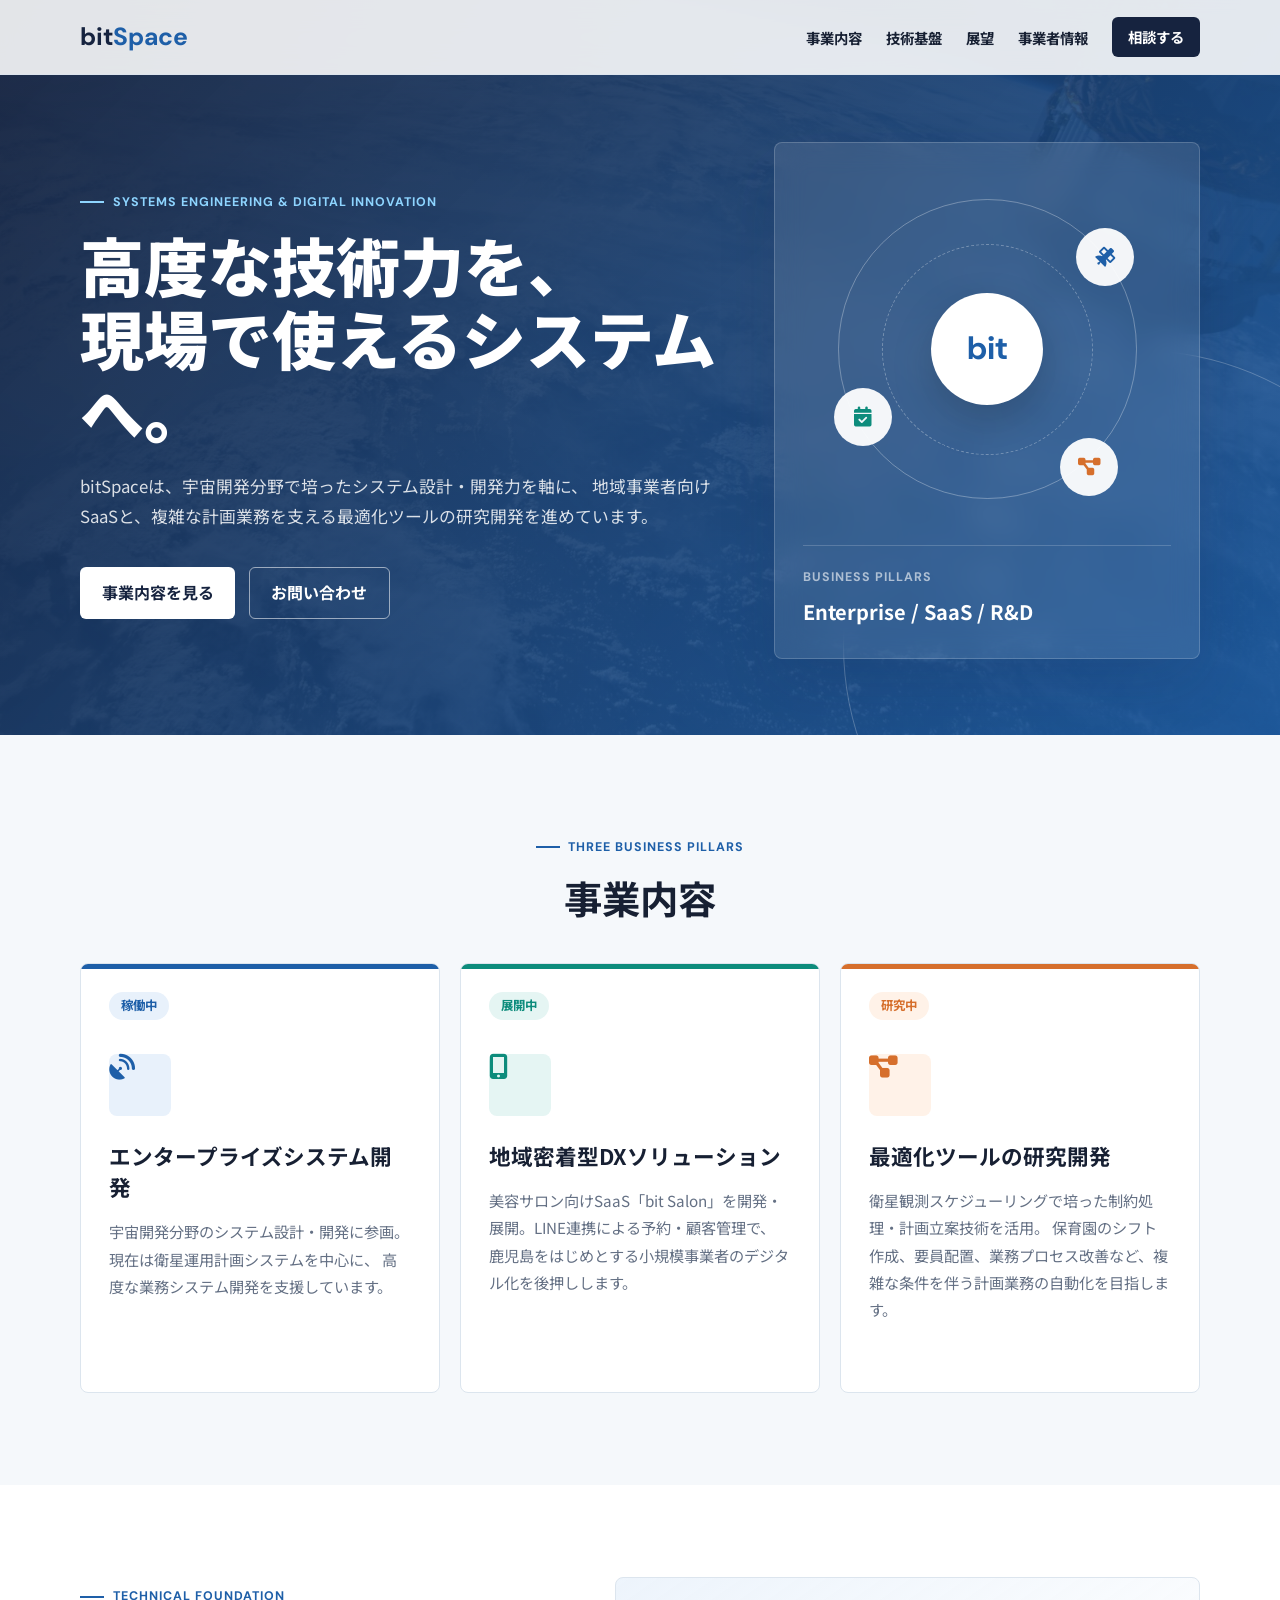
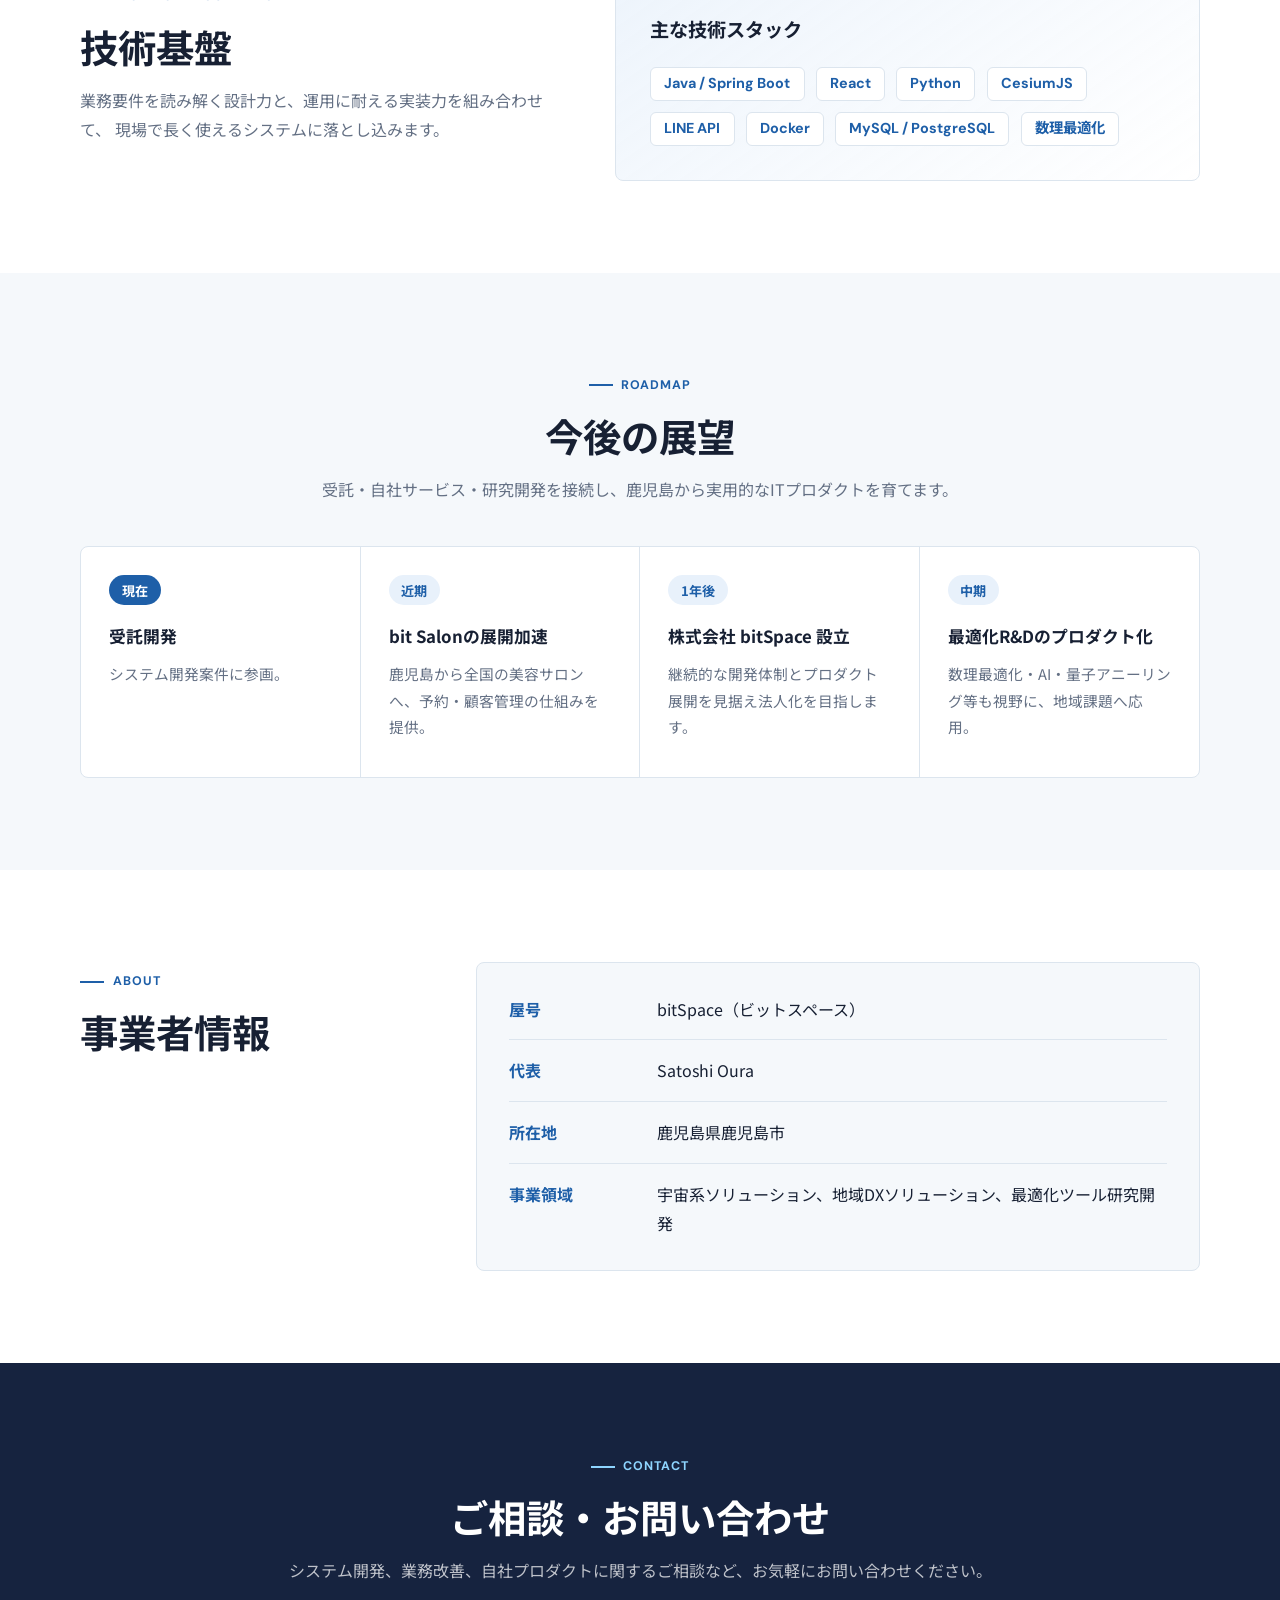
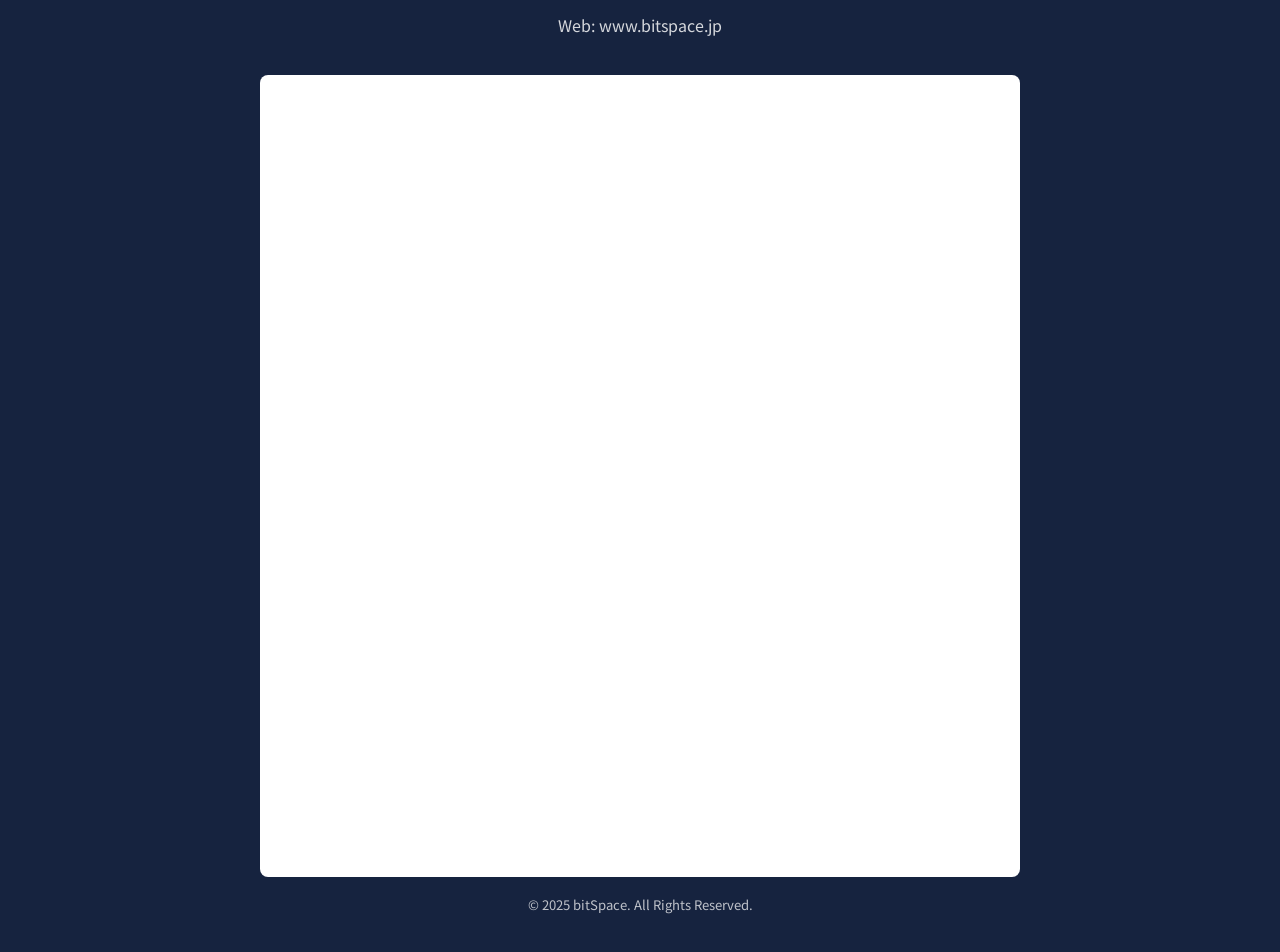
<file: index.html>
<!DOCTYPE html>
<html lang="ja">
<head>
    <meta charset="UTF-8">
    <meta name="viewport" content="width=device-width, initial-scale=1.0">
    <meta name="description" content="bitSpaceは鹿児島を拠点に、宇宙開発分野、地域事業者向けDX、最適化ツールの研究開発に取り組むITエンジニアリング事業です。">
    <title>bitSpace</title>
    <link rel="stylesheet" href="style.css">
    <link rel="preconnect" href="https://fonts.googleapis.com">
    <link rel="preconnect" href="https://fonts.gstatic.com" crossorigin>
    <link href="https://fonts.googleapis.com/css2?family=DM+Sans:wght@500;700&family=Noto+Sans+JP:wght@400;500;700;900&display=swap" rel="stylesheet">
    <link rel="stylesheet" href="https://cdnjs.cloudflare.com/ajax/libs/font-awesome/6.0.0/css/all.min.css">
</head>
<body>
    <header class="header">
        <div class="container header-inner">
            <a href="#" class="header-logo">bit<span>Space</span></a>
            <nav class="header-nav" aria-label="メインナビゲーション">
                <ul>
                    <li><a href="#business">事業内容</a></li>
                    <li><a href="#strength">技術基盤</a></li>
                    <li><a href="#roadmap">展望</a></li>
                    <li><a href="#about">事業者情報</a></li>
                    <li><a href="#contact" class="nav-cta">相談する</a></li>
                </ul>
            </nav>
        </div>
    </header>

    <main>
        <section class="hero">
            <div class="container hero-grid">
                <div class="hero-content">
                    <span class="eyebrow">Systems Engineering & Digital Innovation</span>
                    <h1>高度な技術力を、<br>現場で使えるシステムへ。</h1>
                    <p>
                        bitSpaceは、宇宙開発分野で培ったシステム設計・開発力を軸に、
                        地域事業者向けSaaSと、複雑な計画業務を支える最適化ツールの研究開発を進めています。
                    </p>
                    <div class="hero-actions">
                        <a href="#business" class="btn btn-primary">事業内容を見る</a>
                        <a href="#contact" class="btn btn-secondary">お問い合わせ</a>
                    </div>
                </div>
                <div class="hero-panel" aria-label="bitSpaceの事業領域">
                    <div class="orbit-visual">
                        <div class="orbit orbit-one"></div>
                        <div class="orbit orbit-two"></div>
                        <div class="core">bit</div>
                        <span class="node node-space"><i class="fa-solid fa-satellite"></i></span>
                        <span class="node node-salon"><i class="fa-solid fa-calendar-check"></i></span>
                        <span class="node node-rd"><i class="fa-solid fa-diagram-project"></i></span>
                    </div>
                    <div class="panel-copy">
                        <span>Business Pillars</span>
                        <strong>Enterprise / SaaS / R&D</strong>
                    </div>
                </div>
            </div>
        </section>

        <section id="business" class="section business-section">
            <div class="container">
                <div class="section-heading">
                    <span class="eyebrow">Three Business Pillars</span>
                    <h2>事業内容</h2>
                </div>
                <div class="business-grid">
                    <article class="business-card is-blue">
                        <div class="card-top">
                            <span class="status">稼働中</span>
                        </div>
                        <i class="fa-solid fa-satellite-dish card-icon"></i>
                        <h3>エンタープライズシステム開発</h3>
                        <p>
                            宇宙開発分野のシステム設計・開発に参画。現在は衛星運用計画システムを中心に、
                            高度な業務システム開発を支援しています。
                        </p>
                    </article>

                    <article class="business-card is-teal">
                        <div class="card-top">
                            <span class="status">展開中</span>
                        </div>
                        <i class="fa-solid fa-mobile-screen-button card-icon"></i>
                        <h3>地域密着型DXソリューション</h3>
                        <p>
                            美容サロン向けSaaS「bit Salon」を開発・展開。LINE連携による予約・顧客管理で、
                            鹿児島をはじめとする小規模事業者のデジタル化を後押しします。
                        </p>
                    </article>

                    <article class="business-card is-orange">
                        <div class="card-top">
                            <span class="status">研究中</span>
                        </div>
                        <i class="fa-solid fa-diagram-project card-icon"></i>
                        <h3>最適化ツールの研究開発</h3>
                        <p>
                            衛星観測スケジューリングで培った制約処理・計画立案技術を活用。
                            保育園のシフト作成、要員配置、業務プロセス改善など、複雑な条件を伴う計画業務の自動化を目指します。
                        </p>
                    </article>
                </div>
            </div>
        </section>

        <section id="strength" class="section strength-section">
            <div class="container strength-grid">
                <div class="section-heading align-left">
                    <span class="eyebrow">Technical Foundation</span>
                    <h2>技術基盤</h2>
                    <p>
                        業務要件を読み解く設計力と、運用に耐える実装力を組み合わせて、
                        現場で長く使えるシステムに落とし込みます。
                    </p>
                </div>
                <div class="tech-panel">
                    <h3>主な技術スタック</h3>
                    <div class="tech-chips">
                        <span>Java / Spring Boot</span>
                        <span>React</span>
                        <span>Python</span>
                        <span>CesiumJS</span>
                        <span>LINE API</span>
                        <span>Docker</span>
                        <span>MySQL / PostgreSQL</span>
                        <span>数理最適化</span>
                    </div>
                </div>
            </div>
        </section>

        <section id="roadmap" class="section roadmap-section">
            <div class="container">
                <div class="section-heading">
                    <span class="eyebrow">Roadmap</span>
                    <h2>今後の展望</h2>
                    <p>受託・自社サービス・研究開発を接続し、鹿児島から実用的なITプロダクトを育てます。</p>
                </div>
                <div class="timeline">
                    <div class="timeline-item current">
                        <span>現在</span>
                        <strong>受託開発</strong>
                        <p>システム開発案件に参画。</p>
                    </div>
                    <div class="timeline-item">
                        <span>近期</span>
                        <strong>bit Salonの展開加速</strong>
                        <p>鹿児島から全国の美容サロンへ、予約・顧客管理の仕組みを提供。</p>
                    </div>
                    <div class="timeline-item">
                        <span>1年後</span>
                        <strong>株式会社 bitSpace 設立</strong>
                        <p>継続的な開発体制とプロダクト展開を見据え法人化を目指します。</p>
                    </div>
                    <div class="timeline-item">
                        <span>中期</span>
                        <strong>最適化R&Dのプロダクト化</strong>
                        <p>数理最適化・AI・量子アニーリング等も視野に、地域課題へ応用。</p>
                    </div>
                </div>
            </div>
        </section>

        <section id="about" class="section about-section">
            <div class="container about-grid">
                <div>
                    <span class="eyebrow">About</span>
                    <h2>事業者情報</h2>
                </div>
                <div class="about-card">
                    <dl>
                        <div>
                            <dt>屋号</dt>
                            <dd>bitSpace（ビットスペース）</dd>
                        </div>
                        <div>
                            <dt>代表</dt>
                            <dd>Satoshi Oura</dd>
                        </div>
                        <div>
                            <dt>所在地</dt>
                            <dd>鹿児島県鹿児島市</dd>
                        </div>
                        <div>
                            <dt>事業領域</dt>
                            <dd>宇宙系ソリューション、地域DXソリューション、最適化ツール研究開発</dd>
                        </div>
                    </dl>
                </div>
            </div>
        </section>
    </main>

    <footer id="contact" class="footer">
        <div class="container">
            <span class="eyebrow">Contact</span>
            <h2>ご相談・お問い合わせ</h2>
            <p>システム開発、業務改善、自社プロダクトに関するご相談など、お気軽にお問い合わせください。</p>
            <div class="contact-links">
                <span>Web: www.bitspace.jp</span>
            </div>
            <div class="contact-form-wrapper">
                <iframe src="https://docs.google.com/forms/d/e/1FAIpQLSejmJkj0WuDw0mufhEErGerxcPOFvMUopdCU0YNboDYLRvF4w/viewform?embedded=true" width="100%" height="800" frameborder="0" marginheight="0" marginwidth="0">読み込んでいます…</iframe>
            </div>
            <p class="copyright">&copy; 2025 bitSpace. All Rights Reserved.</p>
        </div>
    </footer>

    <script src="script.js"></script>
</body>
</html>
</file>
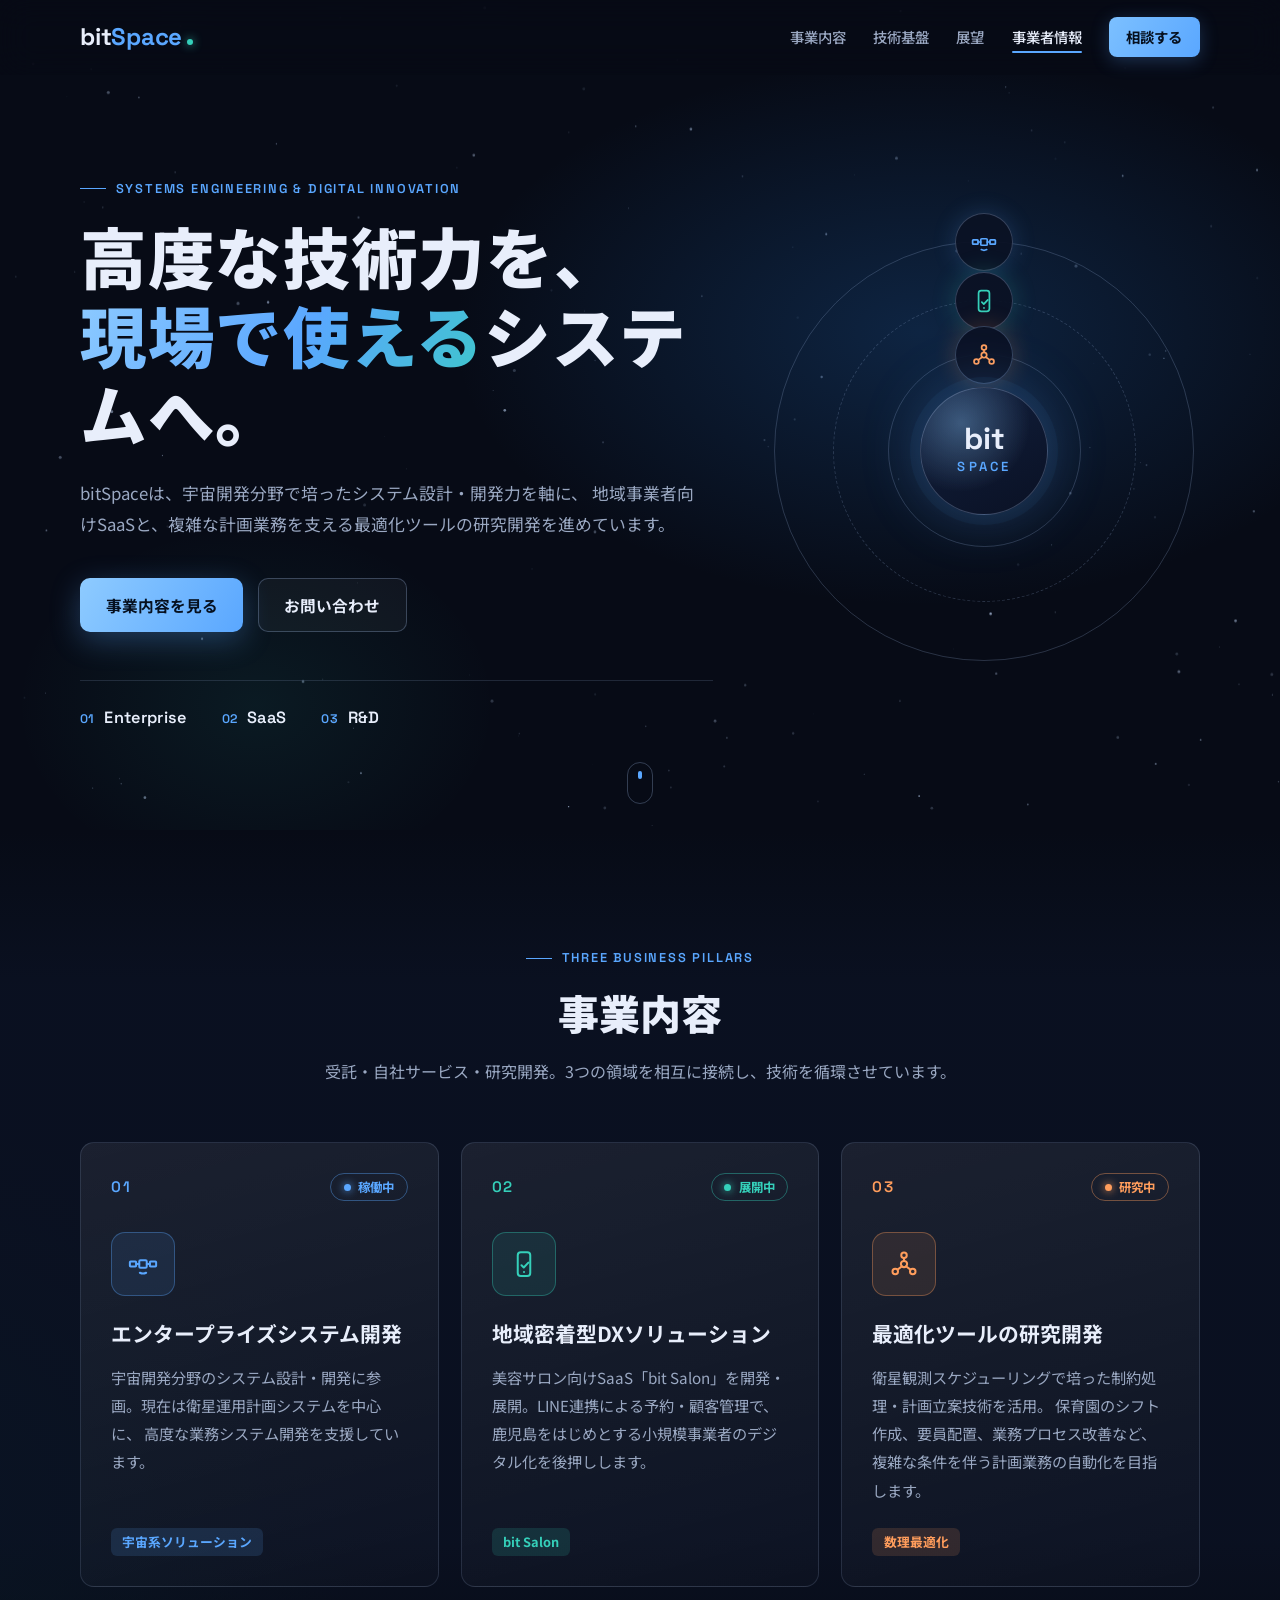
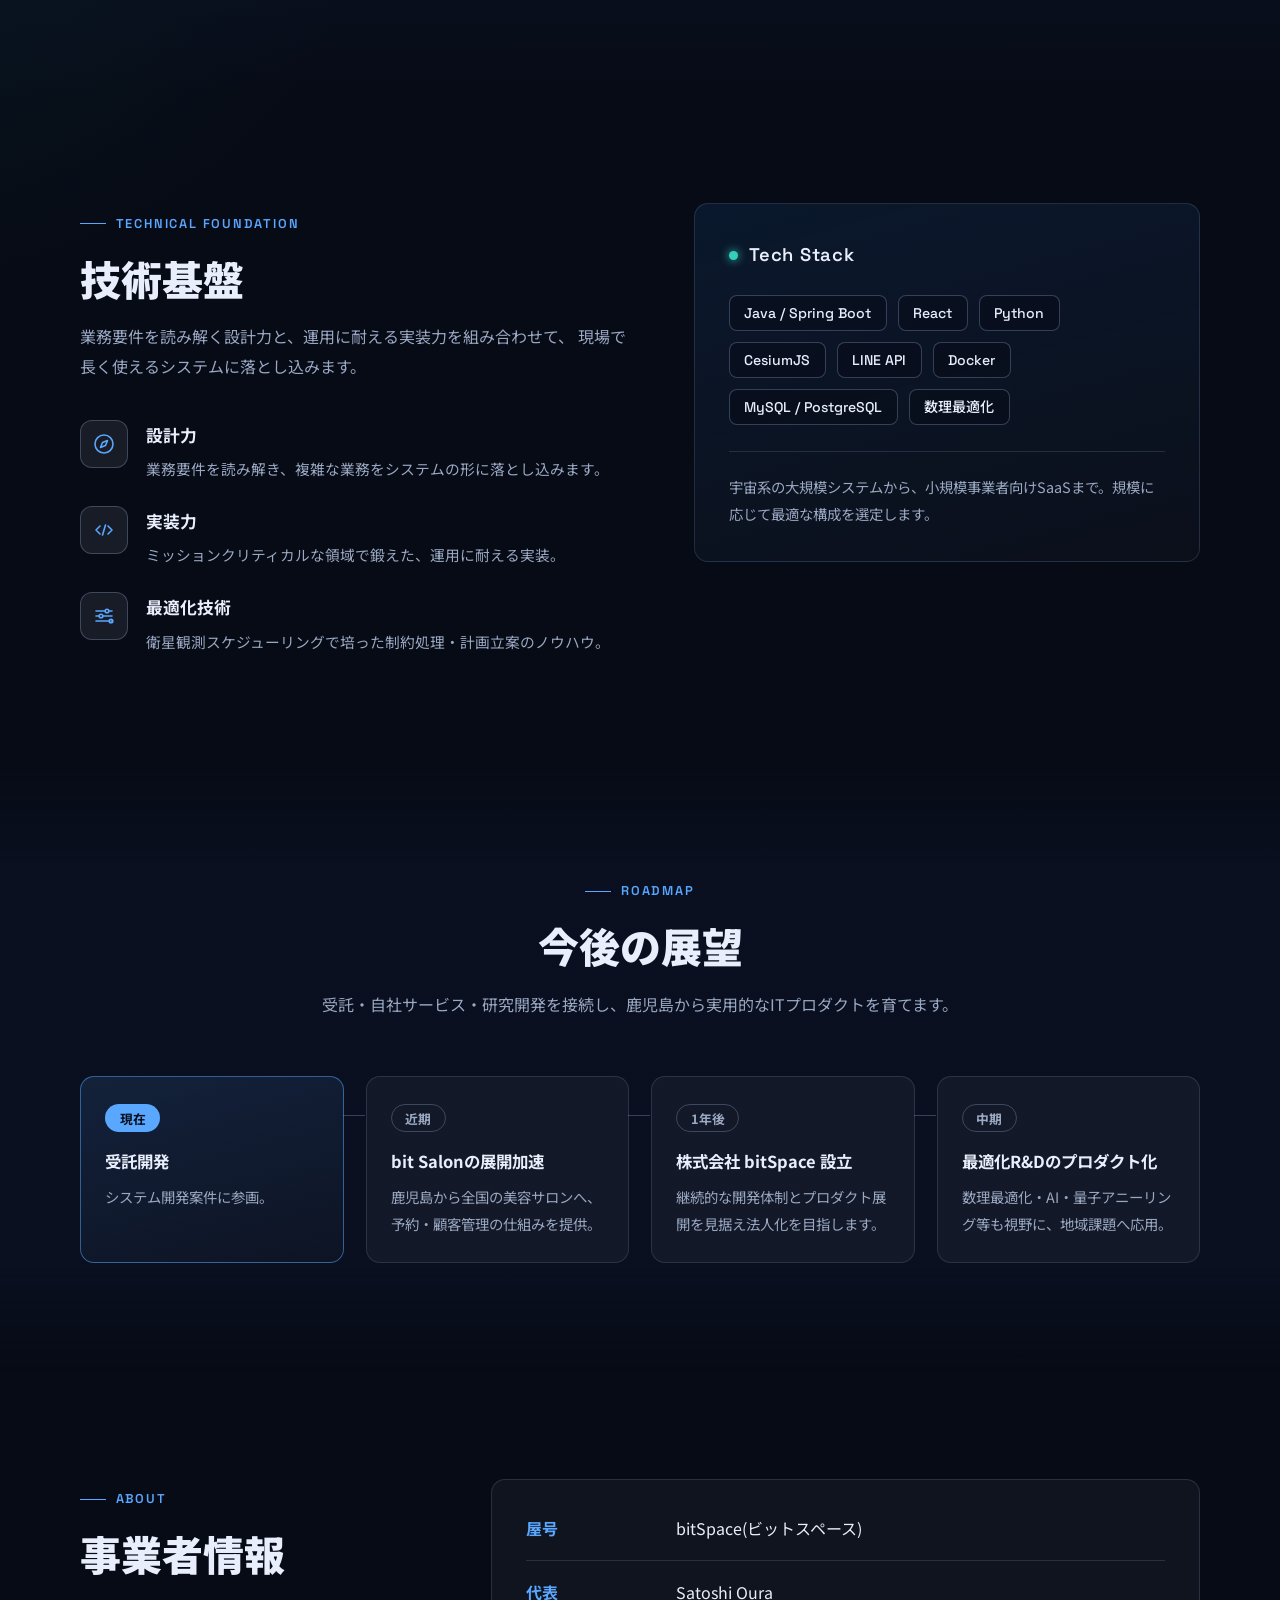
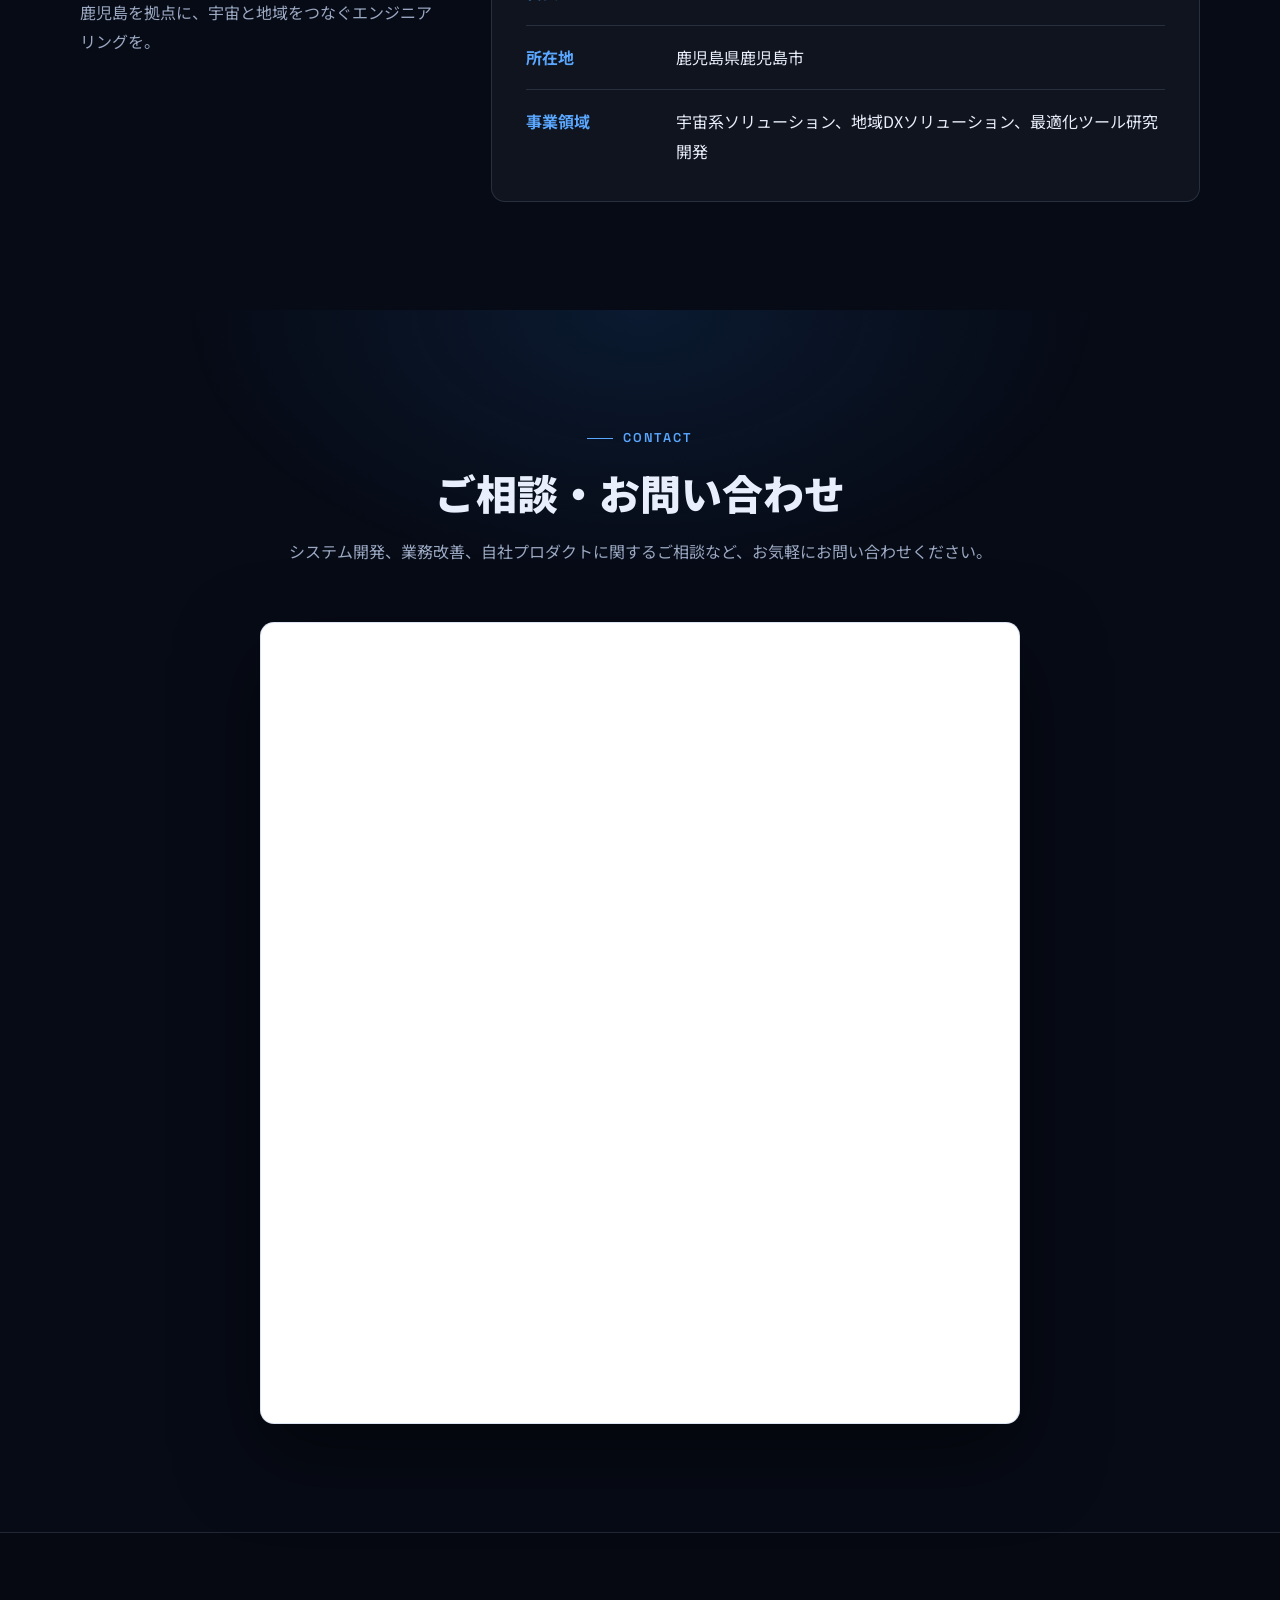
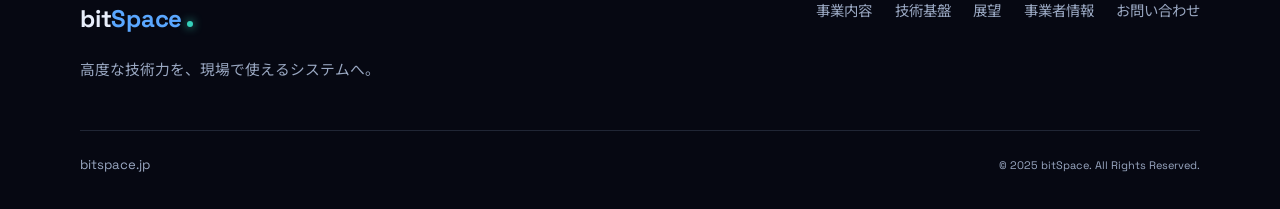
<file: v2/index.html>
<!DOCTYPE html>
<html lang="ja">
<head>
    <meta charset="UTF-8">
    <meta name="viewport" content="width=device-width, initial-scale=1.0">
    <meta name="description" content="bitSpaceは鹿児島を拠点に、宇宙開発分野のシステム開発、地域事業者向けDX、最適化ツールの研究開発に取り組むITエンジニアリング事業です。">
    <title>bitSpace | 高度な技術力を、現場で使えるシステムへ。</title>

    <meta property="og:title" content="bitSpace">
    <meta property="og:description" content="宇宙開発で培った技術を、地域の現場へ。鹿児島発のITエンジニアリング事業。">
    <meta property="og:type" content="website">
    <meta property="og:url" content="https://bitspace.jp/">
    <meta property="og:image" content="https://bitspace.jp/images/hero.jpg">
    <meta name="twitter:card" content="summary_large_image">

    <link rel="preconnect" href="https://fonts.googleapis.com">
    <link rel="preconnect" href="https://fonts.gstatic.com" crossorigin>
    <link href="https://fonts.googleapis.com/css2?family=Space+Grotesk:wght@500;600;700&family=Noto+Sans+JP:wght@400;500;700;900&display=swap" rel="stylesheet">
    <link rel="stylesheet" href="style.css">

    <script type="application/ld+json">
    {
        "@context": "https://schema.org",
        "@type": "Organization",
        "name": "bitSpace",
        "url": "https://bitspace.jp/",
        "description": "宇宙開発分野のシステム開発、地域事業者向けDXソリューション、最適化ツールの研究開発",
        "founder": { "@type": "Person", "name": "Satoshi Oura" },
        "address": {
            "@type": "PostalAddress",
            "addressRegion": "鹿児島県",
            "addressLocality": "鹿児島市",
            "addressCountry": "JP"
        }
    }
    </script>
</head>
<body>
    <header class="header" id="top">
        <div class="container header-inner">
            <a href="#" class="header-logo" aria-label="bitSpace トップへ">bit<span>Space</span><i class="logo-dot" aria-hidden="true"></i></a>
            <nav class="header-nav" id="global-nav" aria-label="メインナビゲーション">
                <ul>
                    <li><a href="#business" data-nav>事業内容</a></li>
                    <li><a href="#strength" data-nav>技術基盤</a></li>
                    <li><a href="#roadmap" data-nav>展望</a></li>
                    <li><a href="#about" data-nav>事業者情報</a></li>
                    <li><a href="#contact" class="nav-cta">相談する</a></li>
                </ul>
            </nav>
            <button class="nav-toggle" type="button" aria-expanded="false" aria-controls="global-nav" aria-label="メニューを開閉">
                <span></span><span></span><span></span>
            </button>
        </div>
    </header>

    <main>
        <section class="hero">
            <canvas class="starfield" aria-hidden="true"></canvas>
            <div class="hero-glow" aria-hidden="true"></div>
            <div class="container hero-grid">
                <div class="hero-content reveal">
                    <span class="eyebrow">Systems Engineering &amp; Digital Innovation</span>
                    <h1>高度な技術力を、<br><em>現場で使える</em>システムへ。</h1>
                    <p>
                        bitSpaceは、宇宙開発分野で培ったシステム設計・開発力を軸に、
                        地域事業者向けSaaSと、複雑な計画業務を支える最適化ツールの研究開発を進めています。
                    </p>
                    <div class="hero-actions">
                        <a href="#business" class="btn btn-primary">事業内容を見る</a>
                        <a href="#contact" class="btn btn-ghost">お問い合わせ</a>
                    </div>
                    <ul class="hero-pillars" aria-label="事業の3つの柱">
                        <li><span>01</span>Enterprise</li>
                        <li><span>02</span>SaaS</li>
                        <li><span>03</span>R&amp;D</li>
                    </ul>
                </div>
                <div class="hero-visual reveal" aria-hidden="true">
                    <div class="orbit-system">
                        <div class="orbit orbit-outer">
                            <span class="orbit-node node-space">
                                <svg viewBox="0 0 24 24" fill="none" stroke="currentColor" stroke-width="1.6" stroke-linecap="round" stroke-linejoin="round"><rect x="9" y="9" width="6" height="6" rx="1"/><rect x="1.5" y="10" width="5" height="4" rx="0.6"/><rect x="17.5" y="10" width="5" height="4" rx="0.6"/><path d="M6.5 12H9m6 0h2.5M9.5 19a5.5 5.5 0 0 0 5 0"/></svg>
                            </span>
                        </div>
                        <div class="orbit orbit-middle">
                            <span class="orbit-node node-salon">
                                <svg viewBox="0 0 24 24" fill="none" stroke="currentColor" stroke-width="1.6" stroke-linecap="round" stroke-linejoin="round"><rect x="7" y="2.5" width="10" height="19" rx="2.4"/><path d="M10 13l1.8 1.8 3.7-3.9M12 18.4h.01"/></svg>
                            </span>
                        </div>
                        <div class="orbit orbit-inner">
                            <span class="orbit-node node-rd">
                                <svg viewBox="0 0 24 24" fill="none" stroke="currentColor" stroke-width="1.6" stroke-linecap="round" stroke-linejoin="round"><circle cx="12" cy="5" r="2.2"/><circle cx="5" cy="18" r="2.2"/><circle cx="19" cy="18" r="2.2"/><circle cx="12" cy="12" r="2.5"/><path d="M12 7.2v2.3m-1.6 4.3-3.3 2.5m6.5-2.5 3.3 2.5"/></svg>
                            </span>
                        </div>
                        <div class="orbit-core">
                            <strong>bit</strong>
                            <small>Space</small>
                        </div>
                    </div>
                </div>
            </div>
            <a href="#business" class="scroll-cue" aria-label="事業内容へスクロール"><span></span></a>
        </section>

        <section id="business" class="section business-section">
            <div class="container">
                <div class="section-heading reveal">
                    <span class="eyebrow">Three Business Pillars</span>
                    <h2>事業内容</h2>
                    <p>受託・自社サービス・研究開発。3つの領域を相互に接続し、技術を循環させています。</p>
                </div>
                <div class="business-grid">
                    <article class="business-card is-blue reveal">
                        <div class="card-top">
                            <span class="card-number">01</span>
                            <span class="status"><i aria-hidden="true"></i>稼働中</span>
                        </div>
                        <div class="card-icon">
                            <svg viewBox="0 0 24 24" fill="none" stroke="currentColor" stroke-width="1.6" stroke-linecap="round" stroke-linejoin="round"><rect x="9" y="9" width="6" height="6" rx="1"/><rect x="1.5" y="10" width="5" height="4" rx="0.6"/><rect x="17.5" y="10" width="5" height="4" rx="0.6"/><path d="M6.5 12H9m6 0h2.5M9.5 19a5.5 5.5 0 0 0 5 0"/></svg>
                        </div>
                        <h3>エンタープライズシステム開発</h3>
                        <p>
                            宇宙開発分野のシステム設計・開発に参画。現在は衛星運用計画システムを中心に、
                            高度な業務システム開発を支援しています。
                        </p>
                        <span class="card-tag">宇宙系ソリューション</span>
                    </article>

                    <article class="business-card is-teal reveal">
                        <div class="card-top">
                            <span class="card-number">02</span>
                            <span class="status"><i aria-hidden="true"></i>展開中</span>
                        </div>
                        <div class="card-icon">
                            <svg viewBox="0 0 24 24" fill="none" stroke="currentColor" stroke-width="1.6" stroke-linecap="round" stroke-linejoin="round"><rect x="7" y="2.5" width="10" height="19" rx="2.4"/><path d="M10 13l1.8 1.8 3.7-3.9M12 18.4h.01"/></svg>
                        </div>
                        <h3>地域密着型DXソリューション</h3>
                        <p>
                            美容サロン向けSaaS「bit Salon」を開発・展開。LINE連携による予約・顧客管理で、
                            鹿児島をはじめとする小規模事業者のデジタル化を後押しします。
                        </p>
                        <span class="card-tag">bit Salon</span>
                    </article>

                    <article class="business-card is-orange reveal">
                        <div class="card-top">
                            <span class="card-number">03</span>
                            <span class="status"><i aria-hidden="true"></i>研究中</span>
                        </div>
                        <div class="card-icon">
                            <svg viewBox="0 0 24 24" fill="none" stroke="currentColor" stroke-width="1.6" stroke-linecap="round" stroke-linejoin="round"><circle cx="12" cy="5" r="2.2"/><circle cx="5" cy="18" r="2.2"/><circle cx="19" cy="18" r="2.2"/><circle cx="12" cy="12" r="2.5"/><path d="M12 7.2v2.3m-1.6 4.3-3.3 2.5m6.5-2.5 3.3 2.5"/></svg>
                        </div>
                        <h3>最適化ツールの研究開発</h3>
                        <p>
                            衛星観測スケジューリングで培った制約処理・計画立案技術を活用。
                            保育園のシフト作成、要員配置、業務プロセス改善など、複雑な条件を伴う計画業務の自動化を目指します。
                        </p>
                        <span class="card-tag">数理最適化</span>
                    </article>
                </div>
            </div>
        </section>

        <section id="strength" class="section strength-section">
            <div class="container strength-grid">
                <div class="strength-copy reveal">
                    <span class="eyebrow">Technical Foundation</span>
                    <h2>技術基盤</h2>
                    <p>
                        業務要件を読み解く設計力と、運用に耐える実装力を組み合わせて、
                        現場で長く使えるシステムに落とし込みます。
                    </p>
                    <ul class="strength-points">
                        <li>
                            <span class="point-icon">
                                <svg viewBox="0 0 24 24" fill="none" stroke="currentColor" stroke-width="1.6" stroke-linecap="round" stroke-linejoin="round"><circle cx="12" cy="12" r="9"/><path d="m15.5 8.5-2 5-5 2 2-5z"/></svg>
                            </span>
                            <div>
                                <strong>設計力</strong>
                                <p>業務要件を読み解き、複雑な業務をシステムの形に落とし込みます。</p>
                            </div>
                        </li>
                        <li>
                            <span class="point-icon">
                                <svg viewBox="0 0 24 24" fill="none" stroke="currentColor" stroke-width="1.6" stroke-linecap="round" stroke-linejoin="round"><path d="m8 8-4 4 4 4m8-8 4 4-4 4m-2.5-9-3 10"/></svg>
                            </span>
                            <div>
                                <strong>実装力</strong>
                                <p>ミッションクリティカルな領域で鍛えた、運用に耐える実装。</p>
                            </div>
                        </li>
                        <li>
                            <span class="point-icon">
                                <svg viewBox="0 0 24 24" fill="none" stroke="currentColor" stroke-width="1.6" stroke-linecap="round" stroke-linejoin="round"><path d="M4 7h9m4 0h3M4 12h3m4 0h9M4 17h13m2 0h1"/><circle cx="15" cy="7" r="1.8"/><circle cx="9" cy="12" r="1.8"/><circle cx="19" cy="17" r="1.8"/></svg>
                            </span>
                            <div>
                                <strong>最適化技術</strong>
                                <p>衛星観測スケジューリングで培った制約処理・計画立案のノウハウ。</p>
                            </div>
                        </li>
                    </ul>
                </div>
                <div class="tech-panel reveal">
                    <div class="panel-header">
                        <span class="panel-dot" aria-hidden="true"></span>
                        <h3>Tech Stack</h3>
                    </div>
                    <div class="tech-chips">
                        <span>Java / Spring Boot</span>
                        <span>React</span>
                        <span>Python</span>
                        <span>CesiumJS</span>
                        <span>LINE API</span>
                        <span>Docker</span>
                        <span>MySQL / PostgreSQL</span>
                        <span>数理最適化</span>
                    </div>
                    <div class="panel-note">
                        <p>宇宙系の大規模システムから、小規模事業者向けSaaSまで。規模に応じて最適な構成を選定します。</p>
                    </div>
                </div>
            </div>
        </section>

        <section id="roadmap" class="section roadmap-section">
            <div class="container">
                <div class="section-heading reveal">
                    <span class="eyebrow">Roadmap</span>
                    <h2>今後の展望</h2>
                    <p>受託・自社サービス・研究開発を接続し、鹿児島から実用的なITプロダクトを育てます。</p>
                </div>
                <ol class="timeline">
                    <li class="timeline-item current reveal">
                        <span class="timeline-badge">現在</span>
                        <strong>受託開発</strong>
                        <p>システム開発案件に参画。</p>
                    </li>
                    <li class="timeline-item reveal">
                        <span class="timeline-badge">近期</span>
                        <strong>bit Salonの展開加速</strong>
                        <p>鹿児島から全国の美容サロンへ、予約・顧客管理の仕組みを提供。</p>
                    </li>
                    <li class="timeline-item reveal">
                        <span class="timeline-badge">1年後</span>
                        <strong>株式会社 bitSpace 設立</strong>
                        <p>継続的な開発体制とプロダクト展開を見据え法人化を目指します。</p>
                    </li>
                    <li class="timeline-item reveal">
                        <span class="timeline-badge">中期</span>
                        <strong>最適化R&amp;Dのプロダクト化</strong>
                        <p>数理最適化・AI・量子アニーリング等も視野に、地域課題へ応用。</p>
                    </li>
                </ol>
            </div>
        </section>

        <section id="about" class="section about-section">
            <div class="container about-grid">
                <div class="about-copy reveal">
                    <span class="eyebrow">About</span>
                    <h2>事業者情報</h2>
                    <p>鹿児島を拠点に、宇宙と地域をつなぐエンジニアリングを。</p>
                </div>
                <div class="about-card reveal">
                    <dl>
                        <div>
                            <dt>屋号</dt>
                            <dd>bitSpace(ビットスペース)</dd>
                        </div>
                        <div>
                            <dt>代表</dt>
                            <dd>Satoshi Oura</dd>
                        </div>
                        <div>
                            <dt>所在地</dt>
                            <dd>鹿児島県鹿児島市</dd>
                        </div>
                        <div>
                            <dt>事業領域</dt>
                            <dd>宇宙系ソリューション、地域DXソリューション、最適化ツール研究開発</dd>
                        </div>
                    </dl>
                </div>
            </div>
        </section>

        <section id="contact" class="section contact-section">
            <div class="container">
                <div class="section-heading reveal">
                    <span class="eyebrow">Contact</span>
                    <h2>ご相談・お問い合わせ</h2>
                    <p>システム開発、業務改善、自社プロダクトに関するご相談など、お気軽にお問い合わせください。</p>
                </div>
                <div class="contact-form-wrapper reveal">
                    <iframe src="https://docs.google.com/forms/d/e/1FAIpQLSejmJkj0WuDw0mufhEErGerxcPOFvMUopdCU0YNboDYLRvF4w/viewform?embedded=true" width="100%" height="800" loading="lazy" title="お問い合わせフォーム">読み込んでいます…</iframe>
                </div>
            </div>
        </section>
    </main>

    <footer class="footer">
        <div class="container footer-inner">
            <div class="footer-brand">
                <a href="#" class="header-logo">bit<span>Space</span><i class="logo-dot" aria-hidden="true"></i></a>
                <p>高度な技術力を、現場で使えるシステムへ。</p>
            </div>
            <nav class="footer-nav" aria-label="フッターナビゲーション">
                <a href="#business">事業内容</a>
                <a href="#strength">技術基盤</a>
                <a href="#roadmap">展望</a>
                <a href="#about">事業者情報</a>
                <a href="#contact">お問い合わせ</a>
            </nav>
        </div>
        <div class="container footer-bottom">
            <span>bitspace.jp</span>
            <small>&copy; 2025 bitSpace. All Rights Reserved.</small>
        </div>
    </footer>

    <a href="#top" class="back-to-top" aria-label="ページ上部へ戻る">
        <svg viewBox="0 0 24 24" fill="none" stroke="currentColor" stroke-width="2" stroke-linecap="round" stroke-linejoin="round"><path d="M12 19V5m-6 6 6-6 6 6"/></svg>
    </a>

    <script src="script.js"></script>
</body>
</html>
</file>
<file: style.css>
:root {
  --navy: #16233f;
  --blue: #1e5fa8;
  --blue-soft: #e8f1fb;
  --teal: #0d8c7c;
  --teal-soft: #e5f5f3;
  --orange: #d66f2c;
  --orange-soft: #fff2e8;
  --ink: #172033;
  --muted: #647084;
  --line: #dce5ee;
  --paper: #ffffff;
  --soft-bg: #f5f8fb;
  --shadow: 0 24px 60px rgba(22, 35, 63, 0.12);
}

* {
  box-sizing: border-box;
}

html {
  scroll-behavior: smooth;
  scroll-padding-top: 84px;
}

body {
  margin: 0;
  font-family: "Noto Sans JP", sans-serif;
  color: var(--ink);
  line-height: 1.8;
  background: var(--paper);
}

a {
  color: inherit;
}

.container {
  width: min(1120px, calc(100% - 48px));
  margin: 0 auto;
}

.header {
  position: fixed;
  z-index: 1000;
  top: 0;
  left: 0;
  width: 100%;
  background: rgba(255, 255, 255, 0.88);
  border-bottom: 1px solid rgba(220, 229, 238, 0.86);
  backdrop-filter: blur(14px);
}

.header-inner {
  display: flex;
  align-items: center;
  justify-content: space-between;
  min-height: 74px;
}

.header-logo {
  font-family: "DM Sans", sans-serif;
  font-size: 1.55rem;
  font-weight: 700;
  color: var(--navy);
  text-decoration: none;
  letter-spacing: 0;
}

.header-logo span {
  color: var(--blue);
}

.header-nav ul {
  display: flex;
  align-items: center;
  gap: 1.5rem;
  padding: 0;
  margin: 0;
  list-style: none;
}

.header-nav a {
  font-size: 0.9rem;
  font-weight: 700;
  color: var(--ink);
  text-decoration: none;
  transition: color 0.2s ease;
}

.header-nav a:hover {
  color: var(--blue);
}

.header-nav .nav-cta {
  display: inline-flex;
  align-items: center;
  min-height: 40px;
  padding: 0 1rem;
  color: #fff;
  background: var(--navy);
  border-radius: 6px;
}

.header-nav .nav-cta:hover {
  color: #fff;
  background: var(--blue);
}

.hero {
  position: relative;
  overflow: hidden;
  padding: 142px 0 76px;
  background:
    linear-gradient(135deg, rgba(22, 35, 63, 0.96), rgba(30, 95, 168, 0.87)),
    url("images/hero.jpg") center/cover;
  color: #fff;
}

.hero::after {
  content: "";
  position: absolute;
  right: -12%;
  bottom: -28%;
  width: 46%;
  aspect-ratio: 1;
  border: 1px solid rgba(255, 255, 255, 0.24);
  border-radius: 50%;
}

.hero-grid {
  position: relative;
  z-index: 1;
  display: grid;
  grid-template-columns: minmax(0, 1.08fr) minmax(320px, 0.72fr);
  gap: 56px;
  align-items: center;
}

.eyebrow {
  display: inline-flex;
  align-items: center;
  gap: 0.55rem;
  margin-bottom: 0.9rem;
  font-family: "DM Sans", sans-serif;
  font-size: 0.78rem;
  font-weight: 700;
  color: var(--blue);
  letter-spacing: 0.08em;
  text-transform: uppercase;
}

.hero .eyebrow,
.footer .eyebrow {
  color: #8ed5ff;
}

.eyebrow::before {
  content: "";
  width: 24px;
  height: 2px;
  background: currentColor;
}

.hero h1 {
  max-width: 760px;
  margin: 0;
  font-size: clamp(2.35rem, 5vw, 4.75rem);
  font-weight: 900;
  line-height: 1.14;
}

.hero p {
  max-width: 680px;
  margin: 1.5rem 0 0;
  color: rgba(255, 255, 255, 0.84);
  font-size: 1.05rem;
}

.hero-actions {
  display: flex;
  flex-wrap: wrap;
  gap: 0.85rem;
  margin-top: 2.2rem;
}

.btn {
  display: inline-flex;
  align-items: center;
  justify-content: center;
  min-height: 52px;
  padding: 0 1.35rem;
  border-radius: 6px;
  font-weight: 700;
  text-decoration: none;
  transition: transform 0.2s ease, background 0.2s ease, border-color 0.2s ease;
}

.btn:hover {
  transform: translateY(-2px);
}

.btn-primary {
  background: #fff;
  color: var(--navy);
}

.btn-secondary {
  color: #fff;
  border: 1px solid rgba(255, 255, 255, 0.55);
}

.btn-secondary:hover {
  border-color: #fff;
  background: rgba(255, 255, 255, 0.1);
}

.hero-panel {
  min-height: 420px;
  padding: 28px;
  border: 1px solid rgba(255, 255, 255, 0.18);
  border-radius: 8px;
  background: rgba(255, 255, 255, 0.1);
  box-shadow: var(--shadow);
  backdrop-filter: blur(14px);
}

.orbit-visual {
  position: relative;
  width: 100%;
  max-width: 340px;
  aspect-ratio: 1;
  margin: 8px auto 26px;
}

.orbit,
.core,
.node {
  position: absolute;
  inset: 0;
  margin: auto;
}

.orbit {
  border: 1px solid rgba(255, 255, 255, 0.3);
  border-radius: 50%;
}

.orbit-one {
  width: 88%;
  height: 88%;
}

.orbit-two {
  width: 62%;
  height: 62%;
  transform: rotate(24deg);
  border-style: dashed;
}

.core {
  display: grid;
  place-items: center;
  width: 112px;
  height: 112px;
  border-radius: 50%;
  background: #fff;
  color: var(--blue);
  font-family: "DM Sans", sans-serif;
  font-size: 2rem;
  font-weight: 700;
  box-shadow: 0 16px 40px rgba(0, 0, 0, 0.18);
}

.node {
  display: grid;
  place-items: center;
  width: 58px;
  height: 58px;
  border-radius: 50%;
  background: rgba(255, 255, 255, 0.94);
  color: var(--blue);
  font-size: 1.25rem;
}

.node-space {
  transform: translate(118px, -92px);
}

.node-salon {
  transform: translate(-124px, 68px);
  color: var(--teal);
}

.node-rd {
  transform: translate(102px, 118px);
  color: var(--orange);
}

.panel-copy {
  padding-top: 20px;
  border-top: 1px solid rgba(255, 255, 255, 0.18);
}

.panel-copy span {
  display: block;
  color: rgba(255, 255, 255, 0.6);
  font-family: "DM Sans", sans-serif;
  font-size: 0.78rem;
  font-weight: 700;
  letter-spacing: 0.08em;
  text-transform: uppercase;
}

.panel-copy strong {
  display: block;
  margin-top: 0.35rem;
  font-size: 1.25rem;
}

.section {
  padding: 92px 0;
}

.section-heading {
  max-width: 720px;
  margin: 0 auto 42px;
  text-align: center;
}

.section-heading.align-left {
  margin: 0;
  text-align: left;
}

.section-heading h2,
.about-grid h2,
.footer h2 {
  margin: 0;
  font-size: clamp(1.9rem, 3vw, 2.65rem);
  line-height: 1.25;
}

.section-heading p {
  margin: 1rem 0 0;
  color: var(--muted);
}

.business-section,
.roadmap-section {
  background: var(--soft-bg);
}

.business-grid {
  display: grid;
  grid-template-columns: repeat(3, 1fr);
  gap: 20px;
}

.business-card {
  position: relative;
  overflow: hidden;
  min-height: 430px;
  padding: 28px;
  border: 1px solid var(--line);
  border-radius: 8px;
  background: var(--paper);
}

.business-card::before {
  content: "";
  position: absolute;
  inset: 0 0 auto;
  height: 5px;
  background: var(--card-color);
}

.is-blue {
  --card-color: var(--blue);
  --card-soft: var(--blue-soft);
}

.is-teal {
  --card-color: var(--teal);
  --card-soft: var(--teal-soft);
}

.is-orange {
  --card-color: var(--orange);
  --card-soft: var(--orange-soft);
}

.card-top {
  display: flex;
  justify-content: space-between;
  align-items: center;
}

.card-number {
  font-family: "DM Sans", sans-serif;
  font-size: 0.92rem;
  font-weight: 700;
  color: var(--card-color);
}

.status {
  display: inline-flex;
  align-items: center;
  min-height: 28px;
  padding: 0 0.75rem;
  border-radius: 999px;
  background: var(--card-soft);
  color: var(--card-color);
  font-size: 0.78rem;
  font-weight: 700;
}

.card-icon {
  display: grid;
  place-items: center;
  width: 62px;
  height: 62px;
  margin: 34px 0 24px;
  border-radius: 8px;
  background: var(--card-soft);
  color: var(--card-color);
  font-size: 1.6rem;
}

.business-card h3 {
  margin: 0;
  font-size: 1.35rem;
  line-height: 1.45;
}

.business-card p {
  margin: 1rem 0 0;
  color: var(--muted);
  font-size: 0.95rem;
}

.strength-grid {
  display: grid;
  grid-template-columns: minmax(0, 0.82fr) minmax(0, 1fr);
  gap: 56px;
  align-items: start;
}

.tech-panel {
  padding: 34px;
  border: 1px solid var(--line);
  border-radius: 8px;
  background:
    linear-gradient(145deg, rgba(232, 241, 251, 0.78), rgba(255, 255, 255, 0.9)),
    var(--paper);
}

.tech-panel h3 {
  margin: 0 0 1.3rem;
  font-size: 1.2rem;
}

.tech-chips {
  display: flex;
  flex-wrap: wrap;
  gap: 0.7rem;
}

.tech-chips span {
  display: inline-flex;
  align-items: center;
  min-height: 34px;
  padding: 0 0.82rem;
  border: 1px solid var(--line);
  border-radius: 6px;
  background: #fff;
  color: var(--blue);
  font-family: "DM Sans", "Noto Sans JP", sans-serif;
  font-size: 0.9rem;
  font-weight: 700;
}

.timeline {
  display: grid;
  grid-template-columns: repeat(4, 1fr);
  gap: 0;
  overflow: hidden;
  border: 1px solid var(--line);
  border-radius: 8px;
  background: #fff;
}

.timeline-item {
  min-height: 230px;
  padding: 28px;
  border-right: 1px solid var(--line);
}

.timeline-item:last-child {
  border-right: 0;
}

.timeline-item span {
  display: inline-flex;
  align-items: center;
  min-height: 30px;
  padding: 0 0.8rem;
  border-radius: 999px;
  background: var(--blue-soft);
  color: var(--blue);
  font-size: 0.82rem;
  font-weight: 700;
}

.timeline-item.current span {
  background: var(--blue);
  color: #fff;
}

.timeline-item strong {
  display: block;
  margin-top: 1.1rem;
  font-size: 1.05rem;
  line-height: 1.55;
}

.timeline-item p {
  margin: 0.75rem 0 0;
  color: var(--muted);
  font-size: 0.92rem;
}

.about-section {
  background: var(--paper);
}

.about-grid {
  display: grid;
  grid-template-columns: minmax(220px, 0.48fr) minmax(0, 1fr);
  gap: 48px;
}

.about-card {
  padding: 32px;
  border: 1px solid var(--line);
  border-radius: 8px;
  background: var(--soft-bg);
}

.about-card dl {
  display: grid;
  gap: 0;
  margin: 0;
}

.about-card dl div {
  display: grid;
  grid-template-columns: 128px 1fr;
  gap: 20px;
  padding: 16px 0;
  border-bottom: 1px solid var(--line);
}

.about-card dl div:first-child {
  padding-top: 0;
}

.about-card dl div:last-child {
  padding-bottom: 0;
  border-bottom: 0;
}

.about-card dt {
  color: var(--blue);
  font-weight: 700;
}

.about-card dd {
  margin: 0;
  color: var(--ink);
}

.footer {
  padding: 84px 0 36px;
  color: #fff;
  background: var(--navy);
  text-align: center;
}

.footer p {
  max-width: 720px;
  margin: 1rem auto 0;
  color: rgba(255, 255, 255, 0.72);
}

.contact-links {
  display: flex;
  flex-wrap: wrap;
  justify-content: center;
  gap: 0.8rem 1.2rem;
  margin-top: 1.6rem;
  color: rgba(255, 255, 255, 0.82);
}

.mail-link {
  display: inline-flex;
  align-items: center;
  gap: 0.55rem;
  color: #fff;
  font-weight: 700;
  text-decoration: none;
}

.contact-form-wrapper {
  max-width: 760px;
  margin: 2.2rem auto 0;
  overflow: hidden;
  border: 1px solid rgba(255, 255, 255, 0.16);
  border-radius: 8px;
  background: #fff;
}

.contact-form-wrapper iframe {
  display: block;
  width: 100%;
  border: 0;
}

.copyright {
  margin-top: 2rem;
  font-size: 0.82rem;
}

.section {
  opacity: 0;
  transform: translateY(18px);
  transition: opacity 0.65s ease, transform 0.65s ease;
}

.section.is-visible {
  opacity: 1;
  transform: translateY(0);
}

@media (max-width: 980px) {
  .header-nav {
    display: none;
  }

  .hero-grid,
  .strength-grid,
  .about-grid {
    grid-template-columns: 1fr;
  }

  .hero-panel {
    min-height: auto;
  }

  .business-grid,
  .timeline {
    grid-template-columns: 1fr;
  }

  .timeline-item {
    min-height: auto;
    border-right: 0;
    border-bottom: 1px solid var(--line);
  }

  .timeline-item:last-child {
    border-bottom: 0;
  }
}

@media (max-width: 640px) {
  .container {
    width: min(100% - 32px, 1120px);
  }

  .header-inner {
    min-height: 64px;
  }

  .hero {
    padding: 112px 0 56px;
  }

  .hero p {
    font-size: 0.98rem;
  }

  .hero-actions {
    flex-direction: column;
  }

  .btn {
    width: 100%;
  }

  .hero-panel {
    padding: 22px;
  }

  .orbit-visual {
    max-width: 280px;
  }

  .core {
    width: 92px;
    height: 92px;
  }

  .node {
    width: 48px;
    height: 48px;
  }

  .node-space {
    transform: translate(94px, -76px);
  }

  .node-salon {
    transform: translate(-96px, 58px);
  }

  .node-rd {
    transform: translate(82px, 94px);
  }

  .section {
    padding: 64px 0;
  }

  .business-card {
    min-height: auto;
    padding: 24px;
  }

  .tech-panel,
  .about-card {
    padding: 24px;
  }

  .about-card dl div {
    grid-template-columns: 1fr;
    gap: 4px;
  }
}
</file>
<file: v2/style.css>
/* ============================================================
   bitSpace v2 — dark space theme
   ============================================================ */

:root {
  --bg: #070b16;
  --bg-soft: #0b1224;
  --surface: rgba(255, 255, 255, 0.04);
  --surface-strong: rgba(255, 255, 255, 0.07);
  --line: rgba(148, 172, 210, 0.18);
  --line-strong: rgba(148, 172, 210, 0.32);
  --ink: #e8eefb;
  --muted: #9aa8c2;
  --blue: #5aa7ff;
  --blue-deep: #1e5fa8;
  --teal: #35d0ba;
  --orange: #ff9d5c;
  --glow-blue: rgba(90, 167, 255, 0.35);
  --radius: 14px;
  --font-en: "Space Grotesk", "Noto Sans JP", sans-serif;
  --font-ja: "Noto Sans JP", sans-serif;
}

* {
  box-sizing: border-box;
}

html {
  scroll-behavior: smooth;
  scroll-padding-top: 88px;
}

body {
  margin: 0;
  font-family: var(--font-ja);
  color: var(--ink);
  line-height: 1.85;
  background:
    radial-gradient(1100px 600px at 85% -10%, rgba(30, 95, 168, 0.22), transparent 60%),
    radial-gradient(900px 700px at -10% 30%, rgba(13, 140, 124, 0.10), transparent 55%),
    var(--bg);
  -webkit-font-smoothing: antialiased;
}

a {
  color: inherit;
}

::selection {
  background: rgba(90, 167, 255, 0.35);
}

.container {
  width: min(1120px, calc(100% - 48px));
  margin: 0 auto;
}

/* ------------------------------------------------------------
   Header
   ------------------------------------------------------------ */

.header {
  position: fixed;
  z-index: 1000;
  top: 0;
  left: 0;
  width: 100%;
  background: rgba(7, 11, 22, 0.72);
  border-bottom: 1px solid transparent;
  backdrop-filter: blur(16px);
  -webkit-backdrop-filter: blur(16px);
  transition: border-color 0.3s ease, background 0.3s ease;
}

.header.is-scrolled {
  background: rgba(7, 11, 22, 0.88);
  border-bottom-color: var(--line);
}

.header-inner {
  display: flex;
  align-items: center;
  justify-content: space-between;
  min-height: 74px;
}

.header-logo {
  display: inline-flex;
  align-items: baseline;
  font-family: var(--font-en);
  font-size: 1.5rem;
  font-weight: 700;
  color: var(--ink);
  text-decoration: none;
  letter-spacing: -0.01em;
}

.header-logo span {
  color: var(--blue);
}

.logo-dot {
  width: 6px;
  height: 6px;
  margin-left: 5px;
  border-radius: 50%;
  background: var(--teal);
  box-shadow: 0 0 10px var(--teal);
}

.header-nav ul {
  display: flex;
  align-items: center;
  gap: 1.7rem;
  padding: 0;
  margin: 0;
  list-style: none;
}

.header-nav a {
  position: relative;
  font-size: 0.9rem;
  font-weight: 500;
  color: var(--muted);
  text-decoration: none;
  transition: color 0.2s ease;
}

.header-nav a:hover,
.header-nav a.is-active {
  color: var(--ink);
}

.header-nav a[data-nav]::after {
  content: "";
  position: absolute;
  left: 0;
  bottom: -6px;
  width: 100%;
  height: 2px;
  border-radius: 2px;
  background: var(--blue);
  transform: scaleX(0);
  transform-origin: left;
  transition: transform 0.25s ease;
}

.header-nav a[data-nav]:hover::after,
.header-nav a[data-nav].is-active::after {
  transform: scaleX(1);
}

.header-nav .nav-cta {
  display: inline-flex;
  align-items: center;
  min-height: 40px;
  padding: 0 1.1rem;
  color: #06101f;
  font-weight: 700;
  background: linear-gradient(120deg, #7cc0ff, var(--blue));
  border-radius: 8px;
  box-shadow: 0 4px 18px rgba(90, 167, 255, 0.25);
  transition: transform 0.2s ease, box-shadow 0.2s ease;
}

.header-nav .nav-cta:hover {
  color: #06101f;
  transform: translateY(-1px);
  box-shadow: 0 8px 24px rgba(90, 167, 255, 0.38);
}

.nav-toggle {
  display: none;
  position: relative;
  z-index: 1001;
  width: 44px;
  height: 44px;
  padding: 10px;
  border: 1px solid var(--line);
  border-radius: 10px;
  background: transparent;
  cursor: pointer;
}

.nav-toggle span {
  display: block;
  width: 100%;
  height: 2px;
  margin: 4px 0;
  border-radius: 2px;
  background: var(--ink);
  transition: transform 0.3s ease, opacity 0.3s ease;
}

.nav-toggle[aria-expanded="true"] span:nth-child(1) {
  transform: translateY(6px) rotate(45deg);
}

.nav-toggle[aria-expanded="true"] span:nth-child(2) {
  opacity: 0;
}

.nav-toggle[aria-expanded="true"] span:nth-child(3) {
  transform: translateY(-6px) rotate(-45deg);
}

/* ------------------------------------------------------------
   Hero
   ------------------------------------------------------------ */

.hero {
  position: relative;
  overflow: hidden;
  padding: 168px 0 96px;
}

.starfield {
  position: absolute;
  inset: 0;
  width: 100%;
  height: 100%;
}

.hero-glow {
  position: absolute;
  inset: 0;
  background:
    radial-gradient(720px 420px at 72% 40%, rgba(30, 95, 168, 0.30), transparent 65%),
    radial-gradient(400px 300px at 20% 85%, rgba(53, 208, 186, 0.08), transparent 60%);
  pointer-events: none;
}

.hero-grid {
  position: relative;
  z-index: 1;
  display: grid;
  grid-template-columns: minmax(0, 1.1fr) minmax(320px, 0.75fr);
  gap: 56px;
  align-items: center;
}

.eyebrow {
  display: inline-flex;
  align-items: center;
  gap: 0.6rem;
  margin-bottom: 1rem;
  font-family: var(--font-en);
  font-size: 0.8rem;
  font-weight: 600;
  color: var(--blue);
  letter-spacing: 0.14em;
  text-transform: uppercase;
}

.eyebrow::before {
  content: "";
  width: 26px;
  height: 1px;
  background: currentColor;
}

.hero h1 {
  margin: 0;
  font-size: clamp(2.3rem, 5.2vw, 4.4rem);
  font-weight: 900;
  line-height: 1.18;
  letter-spacing: 0.01em;
}

.hero h1 em {
  font-style: normal;
  background: linear-gradient(120deg, #8ecbff 0%, var(--blue) 55%, var(--teal) 115%);
  -webkit-background-clip: text;
  background-clip: text;
  -webkit-text-fill-color: transparent;
  color: transparent;
}

.hero p {
  max-width: 620px;
  margin: 1.6rem 0 0;
  color: var(--muted);
  font-size: 1.05rem;
}

.hero-actions {
  display: flex;
  flex-wrap: wrap;
  gap: 0.9rem;
  margin-top: 2.4rem;
}

.btn {
  display: inline-flex;
  align-items: center;
  justify-content: center;
  min-height: 54px;
  padding: 0 1.6rem;
  border-radius: 10px;
  font-weight: 700;
  font-size: 0.98rem;
  text-decoration: none;
  transition: transform 0.2s ease, box-shadow 0.2s ease, background 0.2s ease, border-color 0.2s ease;
}

.btn-primary {
  color: #06101f;
  background: linear-gradient(120deg, #8ecbff, var(--blue));
  box-shadow: 0 8px 30px rgba(90, 167, 255, 0.3);
}

.btn-primary:hover {
  transform: translateY(-2px);
  box-shadow: 0 14px 38px rgba(90, 167, 255, 0.45);
}

.btn-ghost {
  color: var(--ink);
  border: 1px solid var(--line-strong);
  background: var(--surface);
}

.btn-ghost:hover {
  transform: translateY(-2px);
  border-color: var(--blue);
  background: rgba(90, 167, 255, 0.08);
}

.hero-pillars {
  display: flex;
  gap: 2.2rem;
  margin: 3rem 0 0;
  padding: 1.4rem 0 0;
  border-top: 1px solid var(--line);
  list-style: none;
}

.hero-pillars li {
  display: flex;
  align-items: baseline;
  gap: 0.6rem;
  font-family: var(--font-en);
  font-size: 1.02rem;
  font-weight: 600;
  letter-spacing: 0.02em;
}

.hero-pillars span {
  font-size: 0.78rem;
  color: var(--blue);
}

/* --- orbit visual --- */

.hero-visual {
  display: grid;
  place-items: center;
}

.orbit-system {
  position: relative;
  width: min(100%, 420px);
  aspect-ratio: 1;
}

.orbit {
  position: absolute;
  inset: 0;
  margin: auto;
  border: 1px solid rgba(148, 172, 210, 0.25);
  border-radius: 50%;
}

.orbit-outer {
  width: 100%;
  height: 100%;
  animation: spin 46s linear infinite;
}

.orbit-middle {
  width: 72%;
  height: 72%;
  border-style: dashed;
  animation: spin 34s linear infinite reverse;
}

.orbit-inner {
  width: 46%;
  height: 46%;
  animation: spin 26s linear infinite;
}

@keyframes spin {
  to { transform: rotate(360deg); }
}

.orbit-node {
  position: absolute;
  top: -29px;
  left: calc(50% - 29px);
  display: grid;
  place-items: center;
  width: 58px;
  height: 58px;
  border-radius: 50%;
  border: 1px solid var(--line-strong);
  background: rgba(11, 18, 36, 0.92);
  color: var(--blue);
  box-shadow: 0 0 24px rgba(90, 167, 255, 0.2);
}

.orbit-node svg {
  width: 26px;
  height: 26px;
}

.orbit-outer .orbit-node { animation: spin 46s linear infinite reverse; }
.orbit-middle .orbit-node { animation: spin 34s linear infinite; }
.orbit-inner .orbit-node { animation: spin 26s linear infinite reverse; }

.node-salon {
  color: var(--teal);
  box-shadow: 0 0 24px rgba(53, 208, 186, 0.22);
}

.node-rd {
  color: var(--orange);
  box-shadow: 0 0 24px rgba(255, 157, 92, 0.22);
}

.orbit-core {
  position: absolute;
  inset: 0;
  display: grid;
  place-content: center;
  justify-items: center;
  width: 128px;
  height: 128px;
  margin: auto;
  border-radius: 50%;
  background:
    radial-gradient(circle at 32% 28%, rgba(142, 203, 255, 0.35), transparent 55%),
    linear-gradient(150deg, #12203e, #0a1124);
  border: 1px solid var(--line-strong);
  box-shadow:
    0 0 0 10px rgba(90, 167, 255, 0.05),
    0 0 60px rgba(90, 167, 255, 0.28);
}

.orbit-core strong {
  font-family: var(--font-en);
  font-size: 1.9rem;
  font-weight: 700;
  line-height: 1.1;
}

.orbit-core small {
  font-family: var(--font-en);
  font-size: 0.82rem;
  font-weight: 600;
  color: var(--blue);
  letter-spacing: 0.24em;
  text-transform: uppercase;
}

.scroll-cue {
  position: absolute;
  bottom: 26px;
  left: 50%;
  z-index: 1;
  width: 26px;
  height: 42px;
  border: 1px solid var(--line-strong);
  border-radius: 14px;
  transform: translateX(-50%);
}

.scroll-cue span {
  position: absolute;
  top: 8px;
  left: 50%;
  width: 4px;
  height: 8px;
  margin-left: -2px;
  border-radius: 2px;
  background: var(--blue);
  animation: cue 2s ease-in-out infinite;
}

@keyframes cue {
  0%, 100% { transform: translateY(0); opacity: 1; }
  60% { transform: translateY(12px); opacity: 0.2; }
}

/* ------------------------------------------------------------
   Sections (shared)
   ------------------------------------------------------------ */

.section {
  position: relative;
  padding: 108px 0;
}

.section-heading {
  max-width: 720px;
  margin: 0 auto 56px;
  text-align: center;
}

.section-heading h2,
.strength-copy h2,
.about-copy h2 {
  margin: 0;
  font-size: clamp(1.9rem, 3.2vw, 2.7rem);
  font-weight: 900;
  line-height: 1.3;
}

.section-heading p,
.about-copy p {
  margin: 1.1rem 0 0;
  color: var(--muted);
}

/* ------------------------------------------------------------
   Business
   ------------------------------------------------------------ */

.business-section {
  background:
    linear-gradient(180deg, rgba(11, 18, 36, 0) 0%, rgba(11, 18, 36, 0.75) 18%, rgba(11, 18, 36, 0.75) 82%, rgba(11, 18, 36, 0) 100%);
}

.business-grid {
  display: grid;
  grid-template-columns: repeat(3, 1fr);
  gap: 22px;
}

.business-card {
  --card-color: var(--blue);
  position: relative;
  display: flex;
  flex-direction: column;
  padding: 30px;
  border: 1px solid var(--line);
  border-radius: var(--radius);
  background: linear-gradient(165deg, var(--surface-strong), rgba(255, 255, 255, 0.015));
  transition: transform 0.3s ease, border-color 0.3s ease, box-shadow 0.3s ease;
}

.business-card:hover {
  transform: translateY(-6px);
  border-color: color-mix(in srgb, var(--card-color) 55%, transparent);
  box-shadow: 0 24px 60px rgba(0, 0, 0, 0.45), 0 0 0 1px color-mix(in srgb, var(--card-color) 25%, transparent);
}

.is-blue { --card-color: var(--blue); }
.is-teal { --card-color: var(--teal); }
.is-orange { --card-color: var(--orange); }

.card-top {
  display: flex;
  justify-content: space-between;
  align-items: center;
}

.card-number {
  font-family: var(--font-en);
  font-size: 0.95rem;
  font-weight: 600;
  color: var(--card-color);
  letter-spacing: 0.1em;
}

.status {
  display: inline-flex;
  align-items: center;
  gap: 0.45rem;
  min-height: 28px;
  padding: 0 0.8rem;
  border: 1px solid color-mix(in srgb, var(--card-color) 40%, transparent);
  border-radius: 999px;
  color: var(--card-color);
  font-size: 0.78rem;
  font-weight: 700;
}

.status i {
  width: 7px;
  height: 7px;
  border-radius: 50%;
  background: var(--card-color);
  box-shadow: 0 0 8px var(--card-color);
}

.card-icon {
  display: grid;
  place-items: center;
  width: 64px;
  height: 64px;
  margin: 30px 0 22px;
  border: 1px solid color-mix(in srgb, var(--card-color) 35%, transparent);
  border-radius: 14px;
  background: color-mix(in srgb, var(--card-color) 10%, transparent);
  color: var(--card-color);
}

.card-icon svg {
  width: 30px;
  height: 30px;
}

.business-card h3 {
  margin: 0;
  font-size: 1.3rem;
  font-weight: 700;
  line-height: 1.5;
}

.business-card > p {
  flex: 1;
  margin: 0.9rem 0 0;
  color: var(--muted);
  font-size: 0.95rem;
}

.card-tag {
  align-self: flex-start;
  margin-top: 1.5rem;
  padding: 0.15rem 0.7rem;
  border-radius: 6px;
  background: color-mix(in srgb, var(--card-color) 14%, transparent);
  color: var(--card-color);
  font-size: 0.8rem;
  font-weight: 700;
}

/* ------------------------------------------------------------
   Strength
   ------------------------------------------------------------ */

.strength-grid {
  display: grid;
  grid-template-columns: minmax(0, 1fr) minmax(0, 0.92fr);
  gap: 64px;
  align-items: start;
}

.strength-copy > p {
  margin: 1.1rem 0 0;
  color: var(--muted);
}

.strength-points {
  display: grid;
  gap: 1.5rem;
  margin: 2.4rem 0 0;
  padding: 0;
  list-style: none;
}

.strength-points li {
  display: flex;
  gap: 1.1rem;
  align-items: flex-start;
}

.point-icon {
  flex-shrink: 0;
  display: grid;
  place-items: center;
  width: 48px;
  height: 48px;
  border: 1px solid var(--line-strong);
  border-radius: 12px;
  background: var(--surface-strong);
  color: var(--blue);
}

.point-icon svg {
  width: 24px;
  height: 24px;
}

.strength-points strong {
  display: block;
  font-size: 1.05rem;
}

.strength-points p {
  margin: 0.25rem 0 0;
  color: var(--muted);
  font-size: 0.92rem;
}

.tech-panel {
  position: sticky;
  top: 100px;
  padding: 34px;
  border: 1px solid var(--line);
  border-radius: var(--radius);
  background: linear-gradient(165deg, rgba(30, 95, 168, 0.16), rgba(255, 255, 255, 0.02));
}

.panel-header {
  display: flex;
  align-items: center;
  gap: 0.7rem;
  margin-bottom: 1.4rem;
}

.panel-dot {
  width: 9px;
  height: 9px;
  border-radius: 50%;
  background: var(--teal);
  box-shadow: 0 0 10px var(--teal);
}

.tech-panel h3 {
  margin: 0;
  font-family: var(--font-en);
  font-size: 1.15rem;
  font-weight: 600;
  letter-spacing: 0.04em;
}

.tech-chips {
  display: flex;
  flex-wrap: wrap;
  gap: 0.7rem;
}

.tech-chips span {
  display: inline-flex;
  align-items: center;
  min-height: 36px;
  padding: 0 0.9rem;
  border: 1px solid var(--line-strong);
  border-radius: 8px;
  background: rgba(7, 11, 22, 0.5);
  color: var(--ink);
  font-family: var(--font-en);
  font-size: 0.88rem;
  font-weight: 500;
  transition: border-color 0.2s ease, color 0.2s ease;
}

.tech-chips span:hover {
  border-color: var(--blue);
  color: var(--blue);
}

.panel-note {
  margin-top: 1.6rem;
  padding-top: 1.4rem;
  border-top: 1px solid var(--line);
}

.panel-note p {
  margin: 0;
  color: var(--muted);
  font-size: 0.9rem;
}

/* ------------------------------------------------------------
   Roadmap
   ------------------------------------------------------------ */

.roadmap-section {
  background:
    linear-gradient(180deg, rgba(11, 18, 36, 0) 0%, rgba(11, 18, 36, 0.75) 18%, rgba(11, 18, 36, 0.75) 82%, rgba(11, 18, 36, 0) 100%);
}

.timeline {
  display: grid;
  grid-template-columns: repeat(4, 1fr);
  gap: 22px;
  margin: 0;
  padding: 0;
  list-style: none;
  counter-reset: step;
}

.timeline-item {
  position: relative;
  padding: 26px 24px 24px;
  border: 1px solid var(--line);
  border-radius: var(--radius);
  background: var(--surface);
  transition: border-color 0.3s ease, transform 0.3s ease;
}

.timeline-item:hover {
  transform: translateY(-4px);
  border-color: var(--line-strong);
}

.timeline-item::before {
  content: "";
  position: absolute;
  top: 38px;
  right: -22px;
  width: 22px;
  height: 1px;
  background: var(--line-strong);
}

.timeline-item:last-child::before {
  display: none;
}

.timeline-badge {
  display: inline-flex;
  align-items: center;
  min-height: 28px;
  padding: 0 0.85rem;
  border: 1px solid var(--line-strong);
  border-radius: 999px;
  color: var(--muted);
  font-size: 0.8rem;
  font-weight: 700;
}

.timeline-item.current {
  border-color: rgba(90, 167, 255, 0.5);
  background: linear-gradient(165deg, rgba(90, 167, 255, 0.12), rgba(255, 255, 255, 0.02));
}

.timeline-item.current .timeline-badge {
  border-color: transparent;
  background: var(--blue);
  color: #06101f;
}

.timeline-item strong {
  display: block;
  margin-top: 1.05rem;
  font-size: 1.03rem;
  line-height: 1.55;
}

.timeline-item p {
  margin: 0.6rem 0 0;
  color: var(--muted);
  font-size: 0.9rem;
}

/* ------------------------------------------------------------
   About
   ------------------------------------------------------------ */

.about-grid {
  display: grid;
  grid-template-columns: minmax(220px, 0.5fr) minmax(0, 1fr);
  gap: 56px;
  align-items: start;
}

.about-card {
  padding: 34px;
  border: 1px solid var(--line);
  border-radius: var(--radius);
  background: var(--surface);
}

.about-card dl {
  margin: 0;
}

.about-card dl div {
  display: grid;
  grid-template-columns: 130px 1fr;
  gap: 20px;
  padding: 17px 0;
  border-bottom: 1px solid var(--line);
}

.about-card dl div:first-child {
  padding-top: 0;
}

.about-card dl div:last-child {
  padding-bottom: 0;
  border-bottom: 0;
}

.about-card dt {
  color: var(--blue);
  font-weight: 700;
}

.about-card dd {
  margin: 0;
}

/* ------------------------------------------------------------
   Contact
   ------------------------------------------------------------ */

.contact-section {
  background:
    radial-gradient(700px 420px at 50% 0%, rgba(30, 95, 168, 0.18), transparent 65%);
}

.contact-form-wrapper {
  max-width: 760px;
  margin: 0 auto;
  overflow: hidden;
  border: 1px solid var(--line-strong);
  border-radius: var(--radius);
  background: #fff;
  box-shadow: 0 30px 80px rgba(0, 0, 0, 0.5);
}

.contact-form-wrapper iframe {
  display: block;
  width: 100%;
  border: 0;
}

/* ------------------------------------------------------------
   Footer
   ------------------------------------------------------------ */

.footer {
  padding: 64px 0 32px;
  border-top: 1px solid var(--line);
  background: rgba(5, 8, 16, 0.6);
}

.footer-inner {
  display: flex;
  flex-wrap: wrap;
  justify-content: space-between;
  align-items: flex-start;
  gap: 2rem;
}

.footer-brand p {
  margin: 0.8rem 0 0;
  color: var(--muted);
  font-size: 0.92rem;
}

.footer-nav {
  display: flex;
  flex-wrap: wrap;
  gap: 1.4rem;
}

.footer-nav a {
  color: var(--muted);
  font-size: 0.9rem;
  text-decoration: none;
  transition: color 0.2s ease;
}

.footer-nav a:hover {
  color: var(--ink);
}

.footer-bottom {
  display: flex;
  justify-content: space-between;
  align-items: center;
  margin-top: 3rem;
  padding-top: 1.4rem;
  border-top: 1px solid var(--line);
  color: var(--muted);
  font-family: var(--font-en);
  font-size: 0.82rem;
}

/* ------------------------------------------------------------
   Back to top
   ------------------------------------------------------------ */

.back-to-top {
  position: fixed;
  right: 22px;
  bottom: 22px;
  z-index: 900;
  display: grid;
  place-items: center;
  width: 46px;
  height: 46px;
  border: 1px solid var(--line-strong);
  border-radius: 12px;
  background: rgba(11, 18, 36, 0.85);
  color: var(--ink);
  opacity: 0;
  transform: translateY(10px);
  pointer-events: none;
  transition: opacity 0.3s ease, transform 0.3s ease, border-color 0.2s ease;
  backdrop-filter: blur(8px);
}

.back-to-top.is-visible {
  opacity: 1;
  transform: translateY(0);
  pointer-events: auto;
}

.back-to-top:hover {
  border-color: var(--blue);
}

.back-to-top svg {
  width: 20px;
  height: 20px;
}

/* ------------------------------------------------------------
   Reveal animation
   ------------------------------------------------------------ */

.reveal {
  opacity: 0;
  transform: translateY(22px);
  transition: opacity 0.7s ease, transform 0.7s ease;
}

.reveal.is-visible {
  opacity: 1;
  transform: translateY(0);
}

.business-grid .reveal:nth-child(2),
.timeline .reveal:nth-child(2) { transition-delay: 0.1s; }

.business-grid .reveal:nth-child(3),
.timeline .reveal:nth-child(3) { transition-delay: 0.2s; }

.timeline .reveal:nth-child(4) { transition-delay: 0.3s; }

@media (prefers-reduced-motion: reduce) {
  html {
    scroll-behavior: auto;
  }

  .reveal {
    opacity: 1;
    transform: none;
    transition: none;
  }

  .orbit,
  .orbit-node,
  .scroll-cue span {
    animation: none !important;
  }
}

/* ------------------------------------------------------------
   Responsive
   ------------------------------------------------------------ */

@media (max-width: 980px) {
  .nav-toggle {
    display: block;
  }

  .header-nav {
    position: fixed;
    inset: 0;
    display: grid;
    place-items: center;
    background: rgba(7, 11, 22, 0.96);
    backdrop-filter: blur(18px);
    opacity: 0;
    visibility: hidden;
    transition: opacity 0.3s ease, visibility 0.3s ease;
  }

  .header-nav.is-open {
    opacity: 1;
    visibility: visible;
  }

  .header-nav ul {
    flex-direction: column;
    gap: 2rem;
    text-align: center;
  }

  .header-nav a {
    font-size: 1.15rem;
  }

  .header-nav .nav-cta {
    min-height: 52px;
    padding: 0 2rem;
  }

  .hero {
    padding: 136px 0 80px;
  }

  .hero-grid,
  .strength-grid,
  .about-grid {
    grid-template-columns: 1fr;
  }

  .hero-visual {
    order: -1;
  }

  .orbit-system {
    width: min(72vw, 340px);
  }

  .tech-panel {
    position: static;
  }

  .business-grid {
    grid-template-columns: 1fr;
  }

  .timeline {
    grid-template-columns: 1fr;
    max-width: 560px;
    margin: 0 auto;
  }

  .timeline-item::before {
    top: auto;
    right: auto;
    bottom: -22px;
    left: 38px;
    width: 1px;
    height: 22px;
  }
}

@media (max-width: 640px) {
  .container {
    width: min(100% - 32px, 1120px);
  }

  .header-inner {
    min-height: 64px;
  }

  html {
    scroll-padding-top: 72px;
  }

  .hero {
    padding: 116px 0 64px;
  }

  .hero p {
    font-size: 0.98rem;
  }

  .hero-actions {
    flex-direction: column;
  }

  .btn {
    width: 100%;
  }

  .hero-pillars {
    gap: 1.4rem;
    flex-wrap: wrap;
  }

  .scroll-cue {
    display: none;
  }

  .section {
    padding: 72px 0;
  }

  .section-heading {
    margin-bottom: 40px;
  }

  .business-card {
    padding: 24px;
  }

  .tech-panel,
  .about-card {
    padding: 24px;
  }

  .about-card dl div {
    grid-template-columns: 1fr;
    gap: 4px;
  }

  .footer-bottom {
    flex-direction: column;
    gap: 0.5rem;
  }
}
</file>
